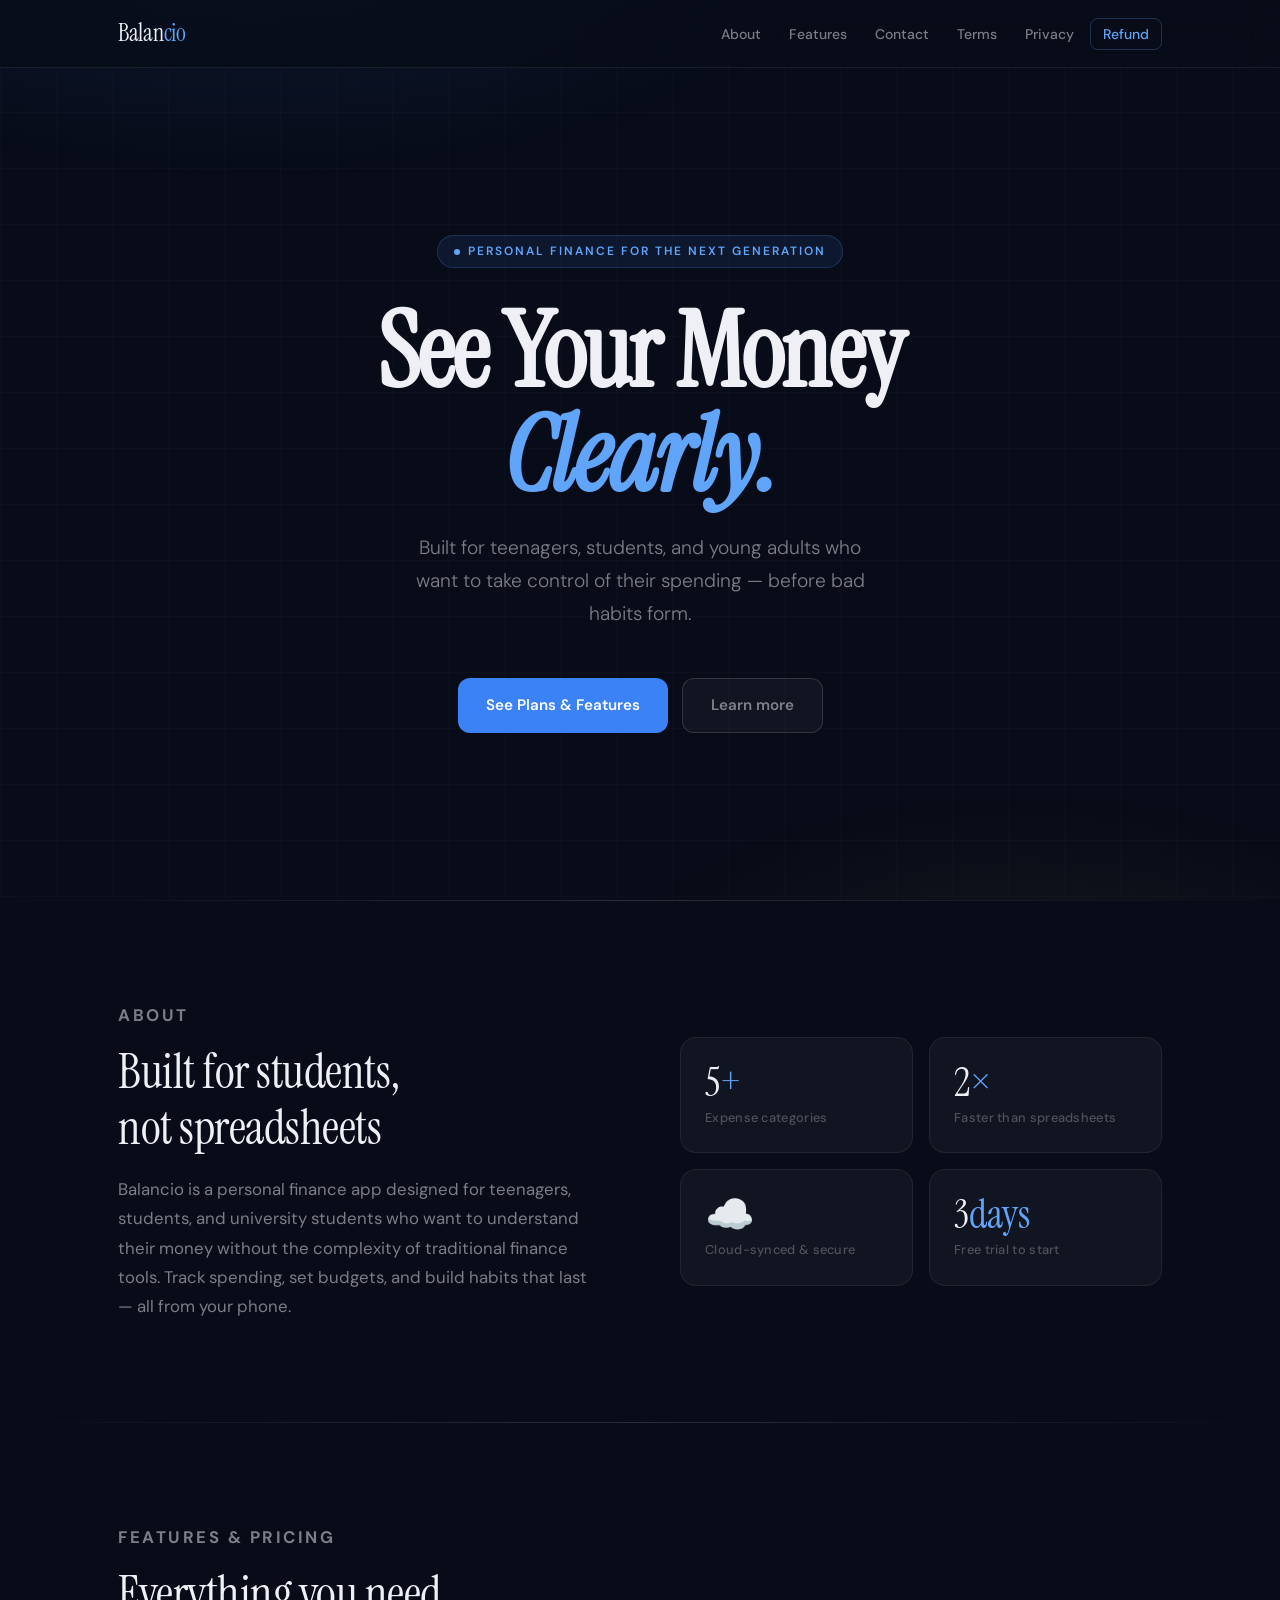
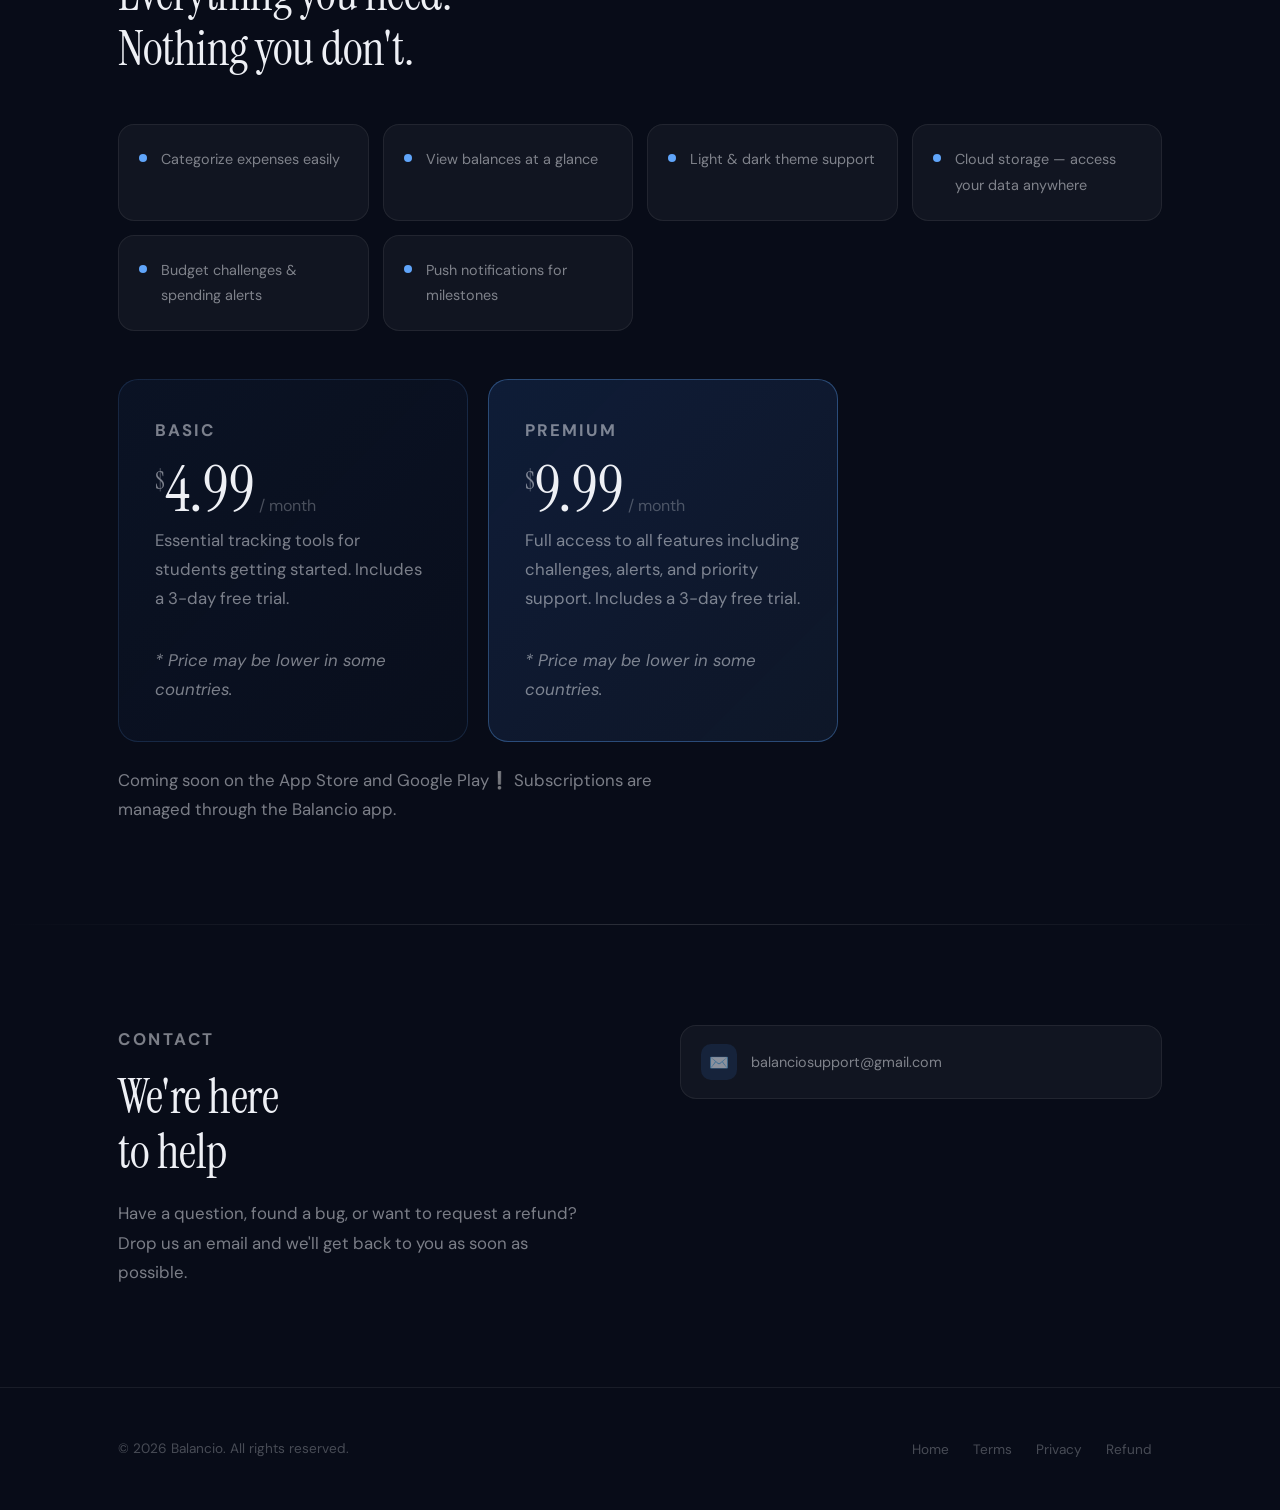
<file: public/index.html>
<!DOCTYPE html>
<html lang="en">
<head>
    <meta charset="UTF-8" />
    <meta name="viewport" content="width=device-width, initial-scale=1.0" />
    <title>Balancio — See Your Money Clearly</title>
    <link rel="stylesheet" href="style.css" />
</head>
<body>

<header>
    <nav>
        <div class="container">
            <a href="index.html" class="logo">Balan<span>cio</span></a>
            <ul>
                <li><a href="#about">About</a></li>
                <li><a href="#features">Features</a></li>
                <li><a href="#contact">Contact</a></li>
                <li><a href="terms.html">Terms</a></li>
                <li><a href="privacy.html">Privacy</a></li>
                <li><a href="refund.html">Refund</a></li>
            </ul>
        </div>
    </nav>
</header>

<main>

    <!-- Hero -->
    <section id="hero" class="hero">
        <div class="hero-inner">
            <div class="hero-eyebrow">Personal Finance for the Next Generation</div>
            <h1>See Your Money<br><em>Clearly.</em></h1>
            <p class="hero-sub">
                Built for teenagers, students, and young adults who want to take
                control of their spending — before bad habits form.
            </p>
            <div class="hero-actions">
                <a href="#features" class="btn btn-primary">See Plans &amp; Features</a>
                <a href="#about" class="btn btn-ghost">Learn more</a>
            </div>
        </div>
    </section>

    <div class="divider"></div>

    <!-- About -->
    <section id="about" class="section">
        <div class="container">
            <div class="about-grid">
                <div class="fade-up">
                    <p class="section-tag">About</p>
                    <h2>Built for students,<br>not spreadsheets</h2>
                    <p>
                        Balancio is a personal finance app designed for teenagers,
                        students, and university students who want to understand their
                        money without the complexity of traditional finance tools.
                        Track spending, set budgets, and build habits that last — all
                        from your phone.
                    </p>
                </div>
                <div class="about-stats fade-up-1">
                    <div class="stat-card">
                        <div class="stat-number">5<span>+</span></div>
                        <div class="stat-label">Expense categories</div>
                    </div>
                    <div class="stat-card">
                        <div class="stat-number">2<span>×</span></div>
                        <div class="stat-label">Faster than spreadsheets</div>
                    </div>
                    <div class="stat-card">
                        <div class="stat-number">☁️</div>
                        <div class="stat-label">Cloud-synced &amp; secure</div>
                    </div>
                    <div class="stat-card">
                        <div class="stat-number">3<span>days</span></div>
                        <div class="stat-label">Free trial to start</div>
                    </div>
                </div>
            </div>
        </div>
    </section>

    <div class="divider"></div>

    <!-- Features & Pricing -->
    <section id="features" class="section">
        <div class="container">
            <p class="section-tag fade-up">Features &amp; Pricing</p>
            <h2 class="fade-up-1">Everything you need.<br>Nothing you don't.</h2>

            <div class="features-grid">
                <div class="feature-item fade-up">
                    <div class="feature-dot"></div>
                    <p>Categorize expenses easily</p>
                </div>
                <div class="feature-item fade-up-1">
                    <div class="feature-dot"></div>
                    <p>View balances at a glance</p>
                </div>
                <div class="feature-item fade-up-2">
                    <div class="feature-dot"></div>
                    <p>Light &amp; dark theme support</p>
                </div>
                <div class="feature-item fade-up-3">
                    <div class="feature-dot"></div>
                    <p>Cloud storage — access your data anywhere</p>
                </div>
                <div class="feature-item fade-up-4">
                    <div class="feature-dot"></div>
                    <p>Budget challenges &amp; spending alerts</p>
                </div>
                <div class="feature-item fade-up">
                    <div class="feature-dot"></div>
                    <p>Push notifications for milestones</p>
                </div>
            </div>

            <!-- Pricing cards -->
            <div class="pricing-grid fade-up-1">
                <div class="pricing-card">
                    <p class="plan-name">Basic</p>
                    <div class="price-amount"><sup>$</sup>4.99<span> / month</span></div>
                    <p class="price-desc">
                        Essential tracking tools for students getting started.
                        Includes a 3-day free trial.
                    </p>
                    <p class="price-note">
                        * Price may be lower in some countries.
                    </p>
                </div>
                <div class="pricing-card pricing-card--featured">
                    <p class="plan-name">Premium</p>
                    <div class="price-amount"><sup>$</sup>9.99<span> / month</span></div>
                    <p class="price-desc">
                        Full access to all features including challenges,
                        alerts, and priority support. Includes a 3-day free trial.
                    </p>
                    <p class="price-note">
                        * Price may be lower in some countries.
                    </p>
                </div>
            </div>

            <p class="pricing-availability fade-up-2">
                Coming soon on the App Store and Google Play❕ Subscriptions are
                managed through the Balancio app.
            </p>
        </div>
    </section>

    <div class="divider"></div>

    <!-- Contact -->
    <section id="contact" class="section">
        <div class="container">
            <div class="contact-grid">
                <div class="fade-up">
                    <p class="section-tag">Contact</p>
                    <h2>We're here<br>to help</h2>
                    <p>
                        Have a question, found a bug, or want to request a refund?
                        Drop us an email and we'll get back to you as soon as possible.
                    </p>
                </div>
                <div class="fade-up-1">
                    <a href="mailto:balanciosupport@gmail.com" class="contact-link">
                        <div class="contact-link-icon">✉️</div>
                        balanciosupport@gmail.com
                    </a>
                </div>
            </div>
        </div>
    </section>

</main>

<footer>
    <div class="container">
        <div class="footer-inner">
            <p>&copy; 2026 Balancio. All rights reserved.</p>
            <ul>
                <li><a href="index.html">Home</a></li>
                <li><a href="terms.html">Terms</a></li>
                <li><a href="privacy.html">Privacy</a></li>
                <li><a href="refund.html">Refund</a></li>
            </ul>
        </div>
    </div>
</footer>

</body>
</html>
</file>
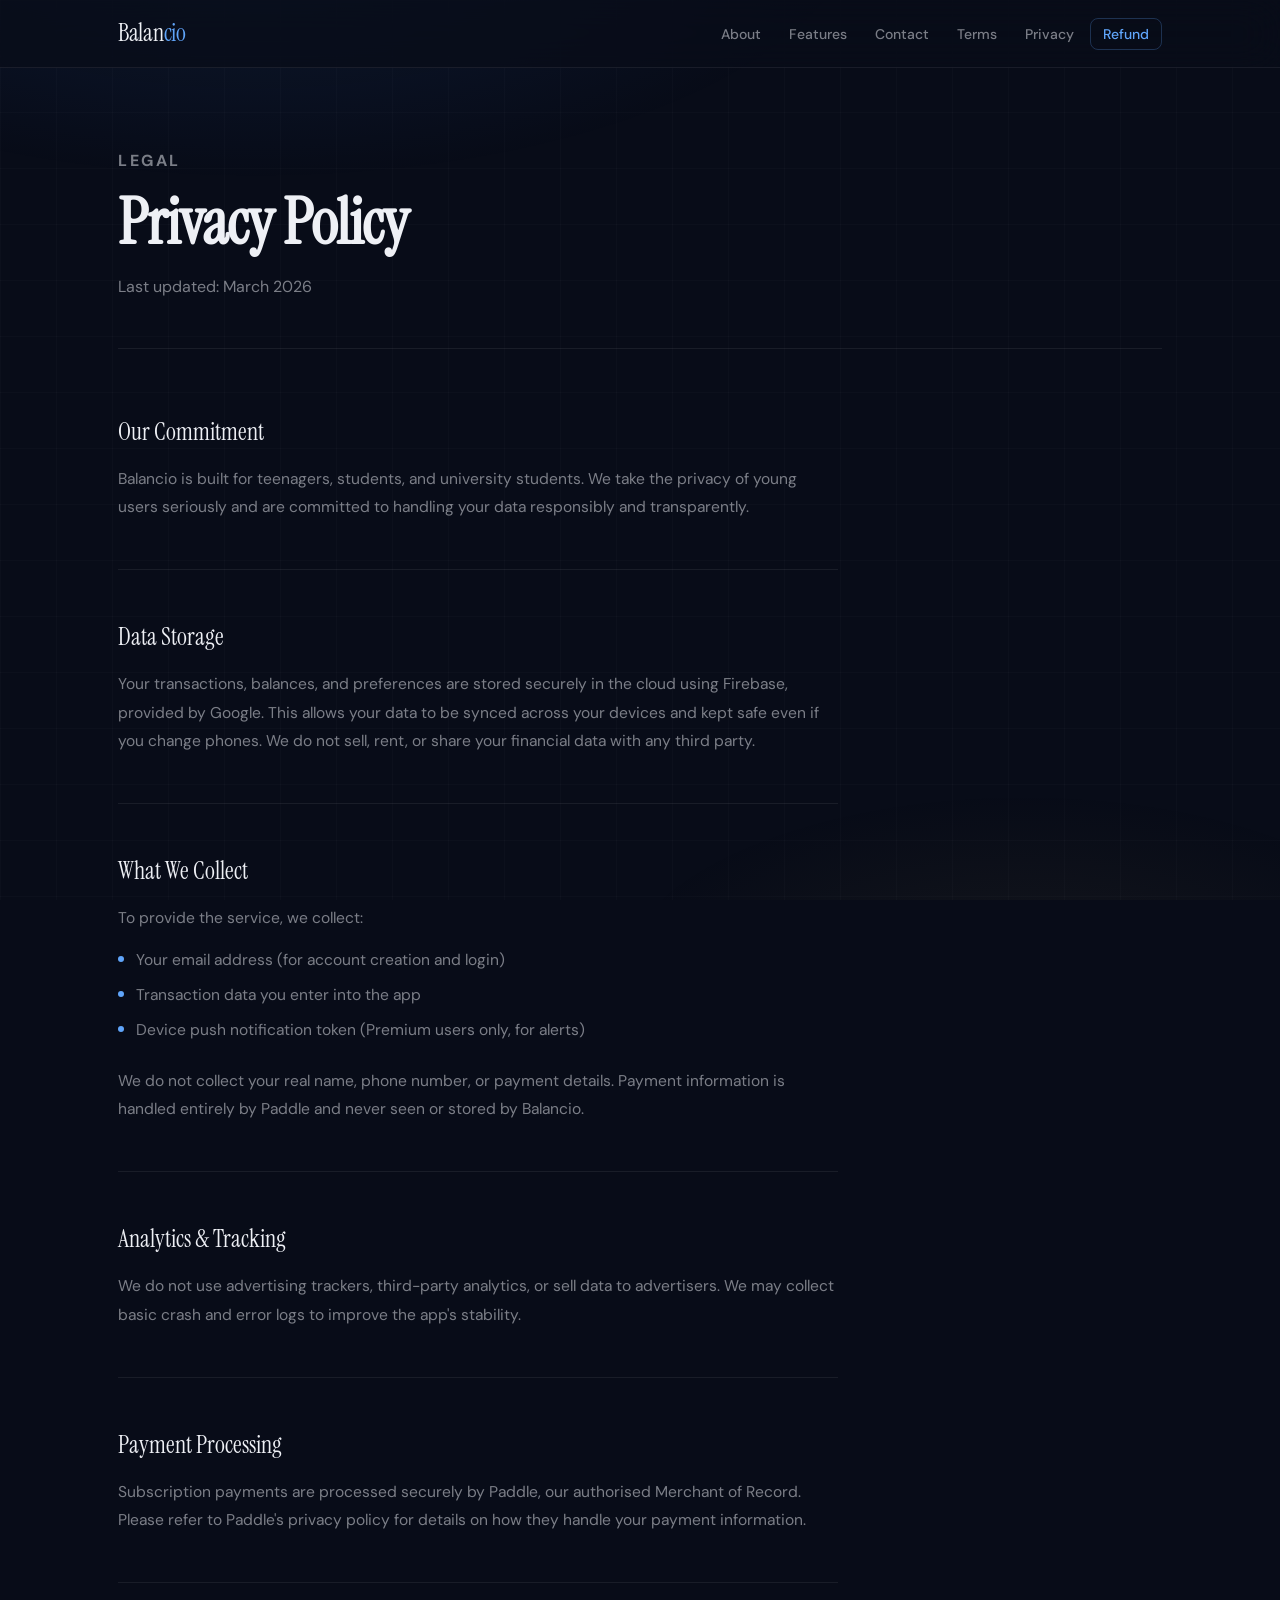
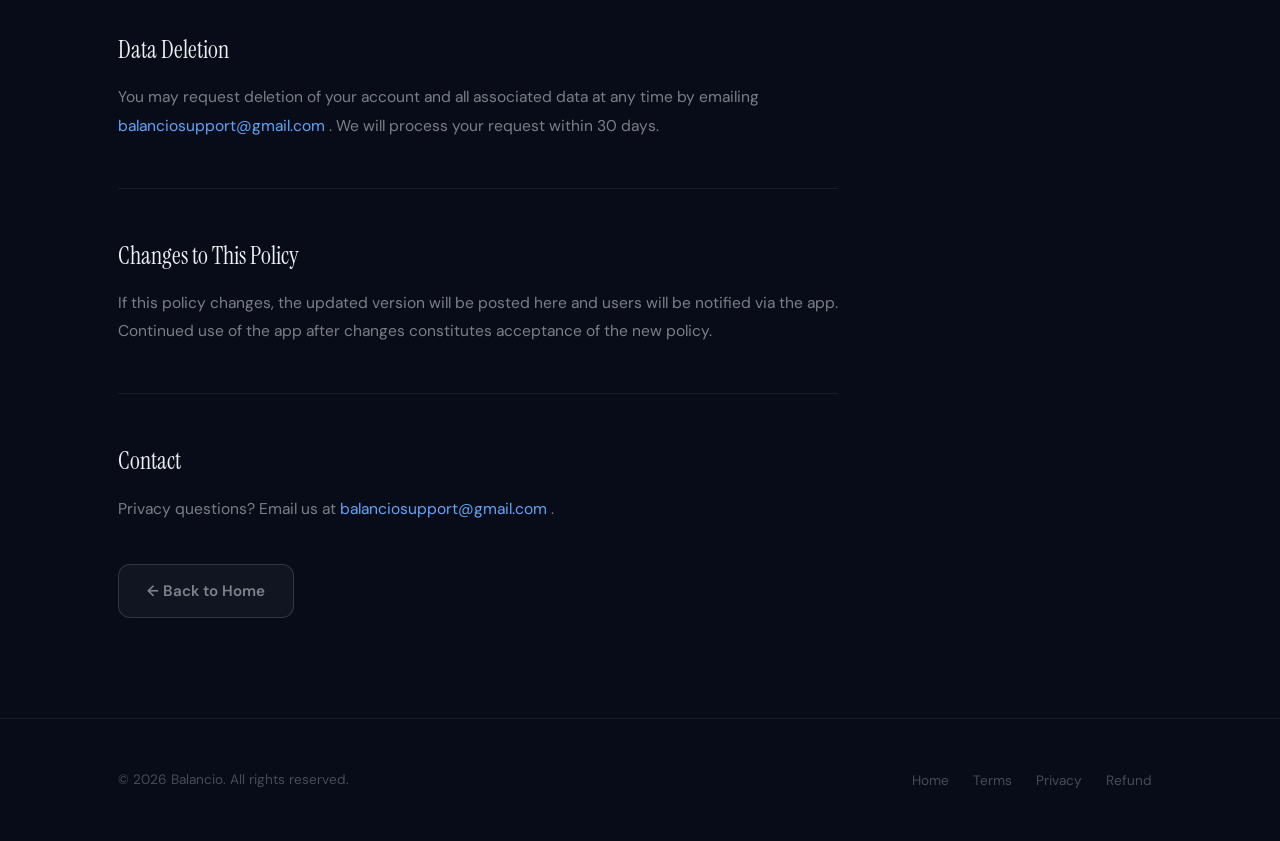
<file: public/privacy.html>
<!DOCTYPE html>
<html lang="en">
<head>
    <meta charset="UTF-8" />
    <meta name="viewport" content="width=device-width, initial-scale=1.0" />
    <title>Privacy Policy — Balancio</title>
    <link rel="stylesheet" href="style.css" />
</head>
<body>

<header>
    <nav>
        <div class="container">
            <a href="index.html" class="logo">Balan<span>cio</span></a>
            <ul>
                <li><a href="index.html#about">About</a></li>
                <li><a href="index.html#features">Features</a></li>
                <li><a href="index.html#contact">Contact</a></li>
                <li><a href="terms.html">Terms</a></li>
                <li><a href="privacy.html">Privacy</a></li>
                <li><a href="refund.html">Refund</a></li>
            </ul>
        </div>
    </nav>
</header>

<main>
    <div class="container">

        <div class="policy-header fade-up">
            <p class="section-tag">Legal</p>
            <h1>Privacy Policy</h1>
            <p>Last updated: March 2026</p>
        </div>

        <div class="policy-body fade-up-1">

            <h2>Our Commitment</h2>
            <p>
                Balancio is built for teenagers, students, and university students.
                We take the privacy of young users seriously and are committed to
                handling your data responsibly and transparently.
            </p>

            <h2>Data Storage</h2>
            <p>
                Your transactions, balances, and preferences are stored securely
                in the cloud using Firebase, provided by Google. This allows your
                data to be synced across your devices and kept safe even if you
                change phones. We do not sell, rent, or share your financial data
                with any third party.
            </p>

            <h2>What We Collect</h2>
            <p>
                To provide the service, we collect:
            </p>
            <ul>
                <li>Your email address (for account creation and login)</li>
                <li>Transaction data you enter into the app</li>
                <li>Device push notification token (Premium users only, for alerts)</li>
            </ul>
            <p>
                We do not collect your real name, phone number, or payment
                details. Payment information is handled entirely by Paddle and
                never seen or stored by Balancio.
            </p>

            <h2>Analytics &amp; Tracking</h2>
            <p>
                We do not use advertising trackers, third-party analytics, or
                sell data to advertisers. We may collect basic crash and
                error logs to improve the app's stability.
            </p>

            <h2>Payment Processing</h2>
            <p>
                Subscription payments are processed securely by Paddle, our
                authorised Merchant of Record. Please refer to Paddle's privacy
                policy for details on how they handle your payment information.
            </p>

            <h2>Data Deletion</h2>
            <p>
                You may request deletion of your account and all associated data
                at any time by emailing
                <a href="mailto:balanciosupport@gmail.com" style="color: var(--accent2); text-decoration: none;">
                    balanciosupport@gmail.com
                </a>.
                We will process your request within 30 days.
            </p>

            <h2>Changes to This Policy</h2>
            <p>
                If this policy changes, the updated version will be posted here
                and users will be notified via the app. Continued use of the app
                after changes constitutes acceptance of the new policy.
            </p>

            <h2>Contact</h2>
            <p>
                Privacy questions? Email us at
                <a href="mailto:balanciosupport@gmail.com" style="color: var(--accent2); text-decoration: none;">
                    balanciosupport@gmail.com
                </a>.
            </p>

            <br />
            <a href="index.html" class="btn btn-ghost">← Back to Home</a>
        </div>

    </div>
</main>

<footer>
    <div class="container">
        <div class="footer-inner">
            <p>&copy; 2026 Balancio. All rights reserved.</p>
            <ul>
                <li><a href="index.html">Home</a></li>
                <li><a href="terms.html">Terms</a></li>
                <li><a href="privacy.html">Privacy</a></li>
                <li><a href="refund.html">Refund</a></li>
            </ul>
        </div>
    </div>
</footer>

</body>
</html>
</file>
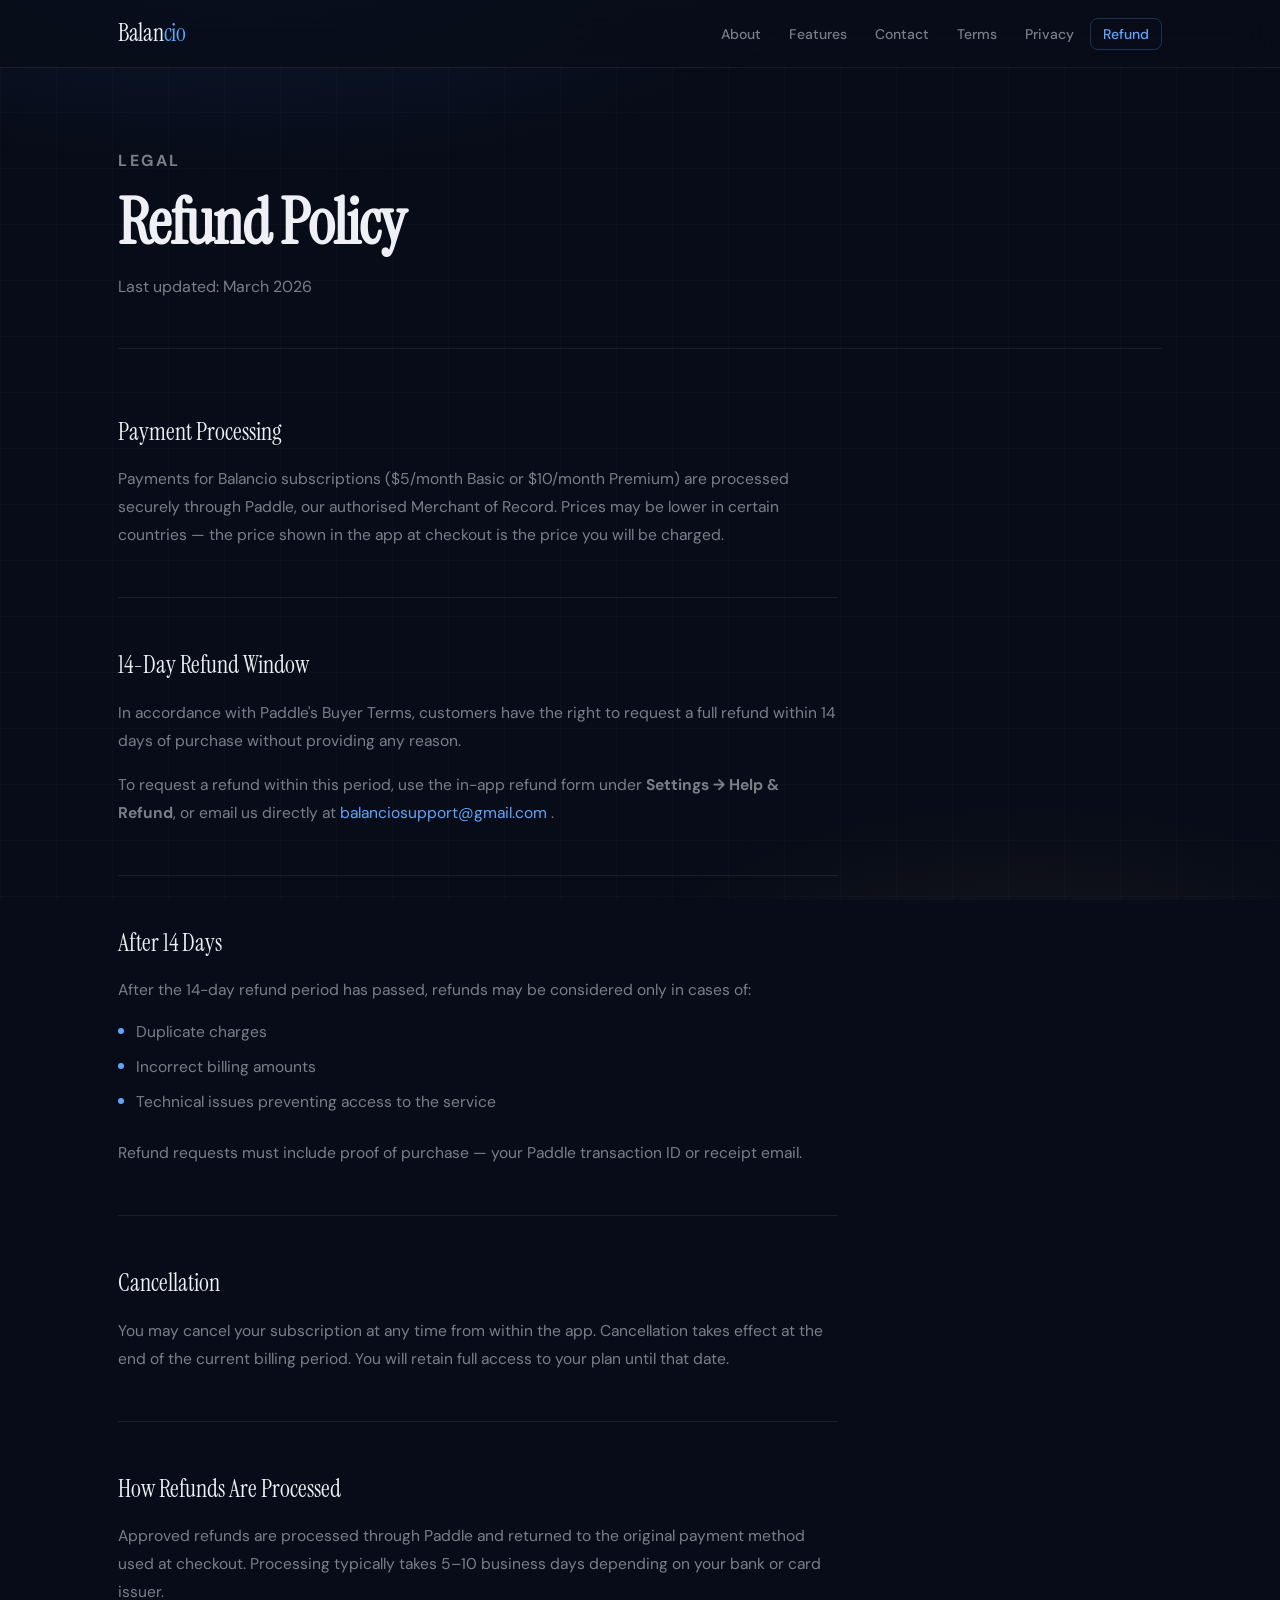
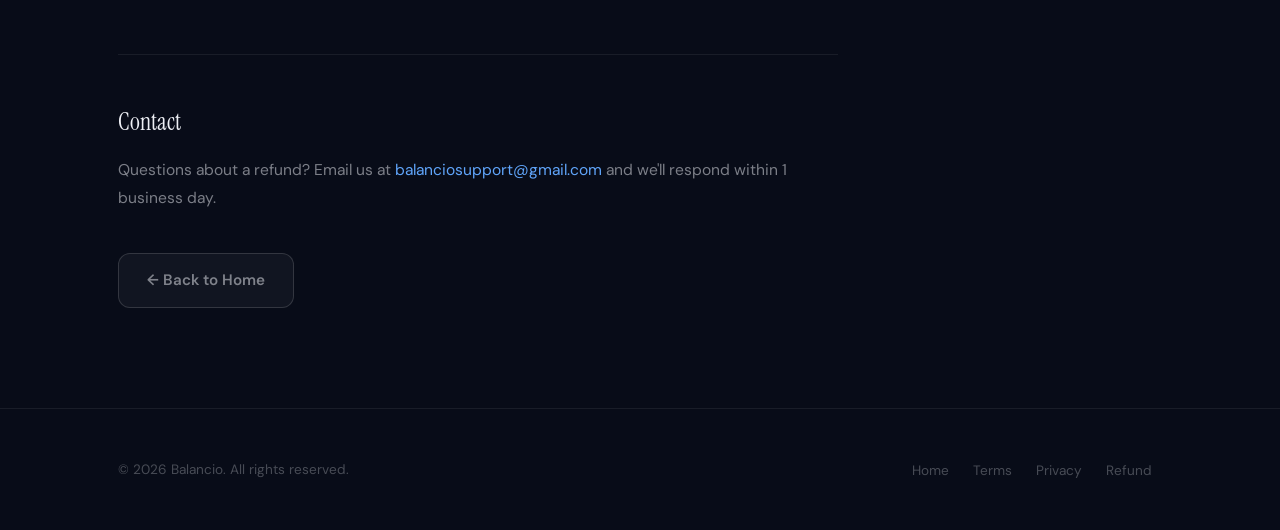
<file: public/refund.html>
<!DOCTYPE html>
<html lang="en">
<head>
    <meta charset="UTF-8" />
    <meta name="viewport" content="width=device-width, initial-scale=1.0" />
    <title>Refund Policy — Balancio</title>
    <link rel="stylesheet" href="style.css" />
</head>
<body>

<header>
    <nav>
        <div class="container">
            <a href="index.html" class="logo">Balan<span>cio</span></a>
            <ul>
                <li><a href="index.html#about">About</a></li>
                <li><a href="index.html#features">Features</a></li>
                <li><a href="index.html#contact">Contact</a></li>
                <li><a href="terms.html">Terms</a></li>
                <li><a href="privacy.html">Privacy</a></li>
                <li><a href="refund.html">Refund</a></li>
            </ul>
        </div>
    </nav>
</header>

<main>
    <div class="container">

        <div class="policy-header fade-up">
            <p class="section-tag">Legal</p>
            <h1>Refund Policy</h1>
            <p>Last updated: March 2026</p>
        </div>

        <div class="policy-body fade-up-1">

            <h2>Payment Processing</h2>
            <p>
                Payments for Balancio subscriptions ($5/month Basic or $10/month
                Premium) are processed securely through Paddle, our authorised
                Merchant of Record. Prices may be lower in certain countries —
                the price shown in the app at checkout is the price you will be
                charged.
            </p>

            <h2>14-Day Refund Window</h2>
            <p>
                In accordance with Paddle's Buyer Terms, customers have the right
                to request a full refund within 14 days of purchase without
                providing any reason.
            </p>
            <p>
                To request a refund within this period, use the in-app refund form
                under <strong>Settings → Help &amp; Refund</strong>, or email us
                directly at
                <a href="mailto:balanciosupport@gmail.com" style="color: var(--accent2); text-decoration: none;">
                    balanciosupport@gmail.com
                </a>.
            </p>

            <h2>After 14 Days</h2>
            <p>
                After the 14-day refund period has passed, refunds may be
                considered only in cases of:
            </p>
            <ul>
                <li>Duplicate charges</li>
                <li>Incorrect billing amounts</li>
                <li>Technical issues preventing access to the service</li>
            </ul>
            <p>
                Refund requests must include proof of purchase — your Paddle
                transaction ID or receipt email.
            </p>

            <h2>Cancellation</h2>
            <p>
                You may cancel your subscription at any time from within the app.
                Cancellation takes effect at the end of the current billing period.
                You will retain full access to your plan until that date.
            </p>

            <h2>How Refunds Are Processed</h2>
            <p>
                Approved refunds are processed through Paddle and returned to
                the original payment method used at checkout. Processing typically
                takes 5–10 business days depending on your bank or card issuer.
            </p>

            <h2>Contact</h2>
            <p>
                Questions about a refund? Email us at
                <a href="mailto:balanciosupport@gmail.com" style="color: var(--accent2); text-decoration: none;">
                    balanciosupport@gmail.com
                </a>
                and we'll respond within 1 business day.
            </p>

            <br />
            <a href="index.html" class="btn btn-ghost">← Back to Home</a>
        </div>

    </div>
</main>

<footer>
    <div class="container">
        <div class="footer-inner">
            <p>&copy; 2026 Balancio. All rights reserved.</p>
            <ul>
                <li><a href="index.html">Home</a></li>
                <li><a href="terms.html">Terms</a></li>
                <li><a href="privacy.html">Privacy</a></li>
                <li><a href="refund.html">Refund</a></li>
            </ul>
        </div>
    </div>
</footer>

</body>
</html>
</file>
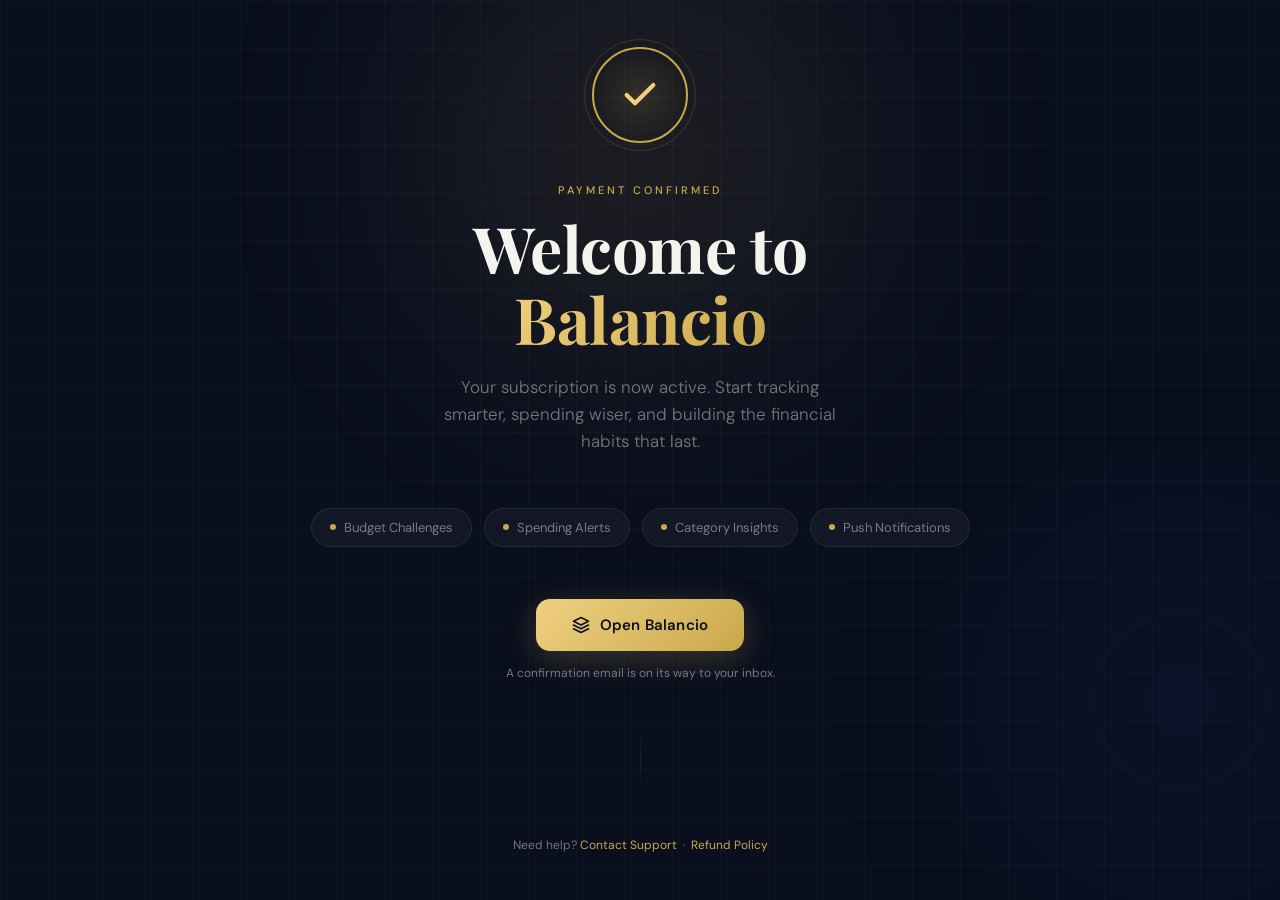
<file: public/success.html>
<!DOCTYPE html>
<html lang="en">
<head>
    <meta charset="UTF-8" />
    <meta name="viewport" content="width=device-width, initial-scale=1.0" />
    <title>You're in — Balancio</title>
    <link href="https://fonts.googleapis.com/css2?family=Playfair+Display:wght@400;700&family=DM+Sans:wght@300;400;500&display=swap" rel="stylesheet" />
    <style>
        *, *::before, *::after { box-sizing: border-box; margin: 0; padding: 0; }

        :root {
          --bg: #0A0F1E;
          --surface: rgba(255,255,255,0.04);
          --border: rgba(255,255,255,0.08);
          --gold: #C9A84C;
          --gold-light: #F0D080;
          --white: #F5F3EE;
          --muted: rgba(245,243,238,0.45);
        }

        html, body {
          min-height: 100vh;
          background: var(--bg);
          font-family: 'DM Sans', sans-serif;
          color: var(--white);
          overflow-x: hidden;
        }

        /* ── Background ── */
        .bg-layer {
          position: fixed;
          inset: 0;
          z-index: 0;
          pointer-events: none;
        }

        .bg-glow {
          position: absolute;
          border-radius: 50%;
          filter: blur(120px);
          opacity: 0.18;
        }

        .bg-glow-1 {
          width: 600px; height: 600px;
          background: radial-gradient(circle, #C9A84C, transparent 70%);
          top: -150px; left: 50%;
          transform: translateX(-50%);
          animation: pulse 6s ease-in-out infinite;
        }

        .bg-glow-2 {
          width: 400px; height: 400px;
          background: radial-gradient(circle, #1E3A8A, transparent 70%);
          bottom: 0; right: -100px;
          opacity: 0.25;
        }

        /* Subtle grid */
        .bg-grid {
          position: absolute;
          inset: 0;
          background-image:
            linear-gradient(rgba(255,255,255,0.025) 1px, transparent 1px),
            linear-gradient(90deg, rgba(255,255,255,0.025) 1px, transparent 1px);
          background-size: 48px 48px;
        }

        @keyframes pulse {
          0%, 100% { opacity: 0.18; transform: translateX(-50%) scale(1); }
          50%       { opacity: 0.28; transform: translateX(-50%) scale(1.08); }
        }

        /* ── Layout ── */
        .page {
          position: relative;
          z-index: 1;
          min-height: 100vh;
          display: flex;
          flex-direction: column;
          align-items: center;
          justify-content: center;
          padding: 40px 24px;
          text-align: center;
        }

        /* ── Checkmark ── */
        .check-wrap {
          position: relative;
          width: 96px;
          height: 96px;
          margin-bottom: 40px;
          opacity: 0;
          animation: popIn 0.6s cubic-bezier(0.34,1.56,0.64,1) 0.2s forwards;
        }

        .check-ring {
          position: absolute;
          inset: 0;
          border-radius: 50%;
          border: 2px solid var(--gold);
          animation: ringExpand 0.5s ease 0.2s both;
        }

        .check-ring-outer {
          position: absolute;
          inset: -8px;
          border-radius: 50%;
          border: 1px solid rgba(201,168,76,0.2);
          animation: ringExpand 0.5s ease 0.35s both;
        }

        .check-bg {
          position: absolute;
          inset: 0;
          border-radius: 50%;
          background: radial-gradient(circle at center, rgba(201,168,76,0.15), transparent 70%);
        }

        .check-icon {
          position: absolute;
          inset: 0;
          display: flex;
          align-items: center;
          justify-content: center;
        }

        .check-icon svg {
          width: 40px;
          height: 40px;
          stroke: var(--gold-light);
          stroke-width: 2.5;
          fill: none;
          stroke-linecap: round;
          stroke-linejoin: round;
          stroke-dasharray: 60;
          stroke-dashoffset: 60;
          animation: drawCheck 0.5s ease 0.7s forwards;
        }

        @keyframes popIn {
          to { opacity: 1; }
        }

        @keyframes ringExpand {
          from { transform: scale(0.6); opacity: 0; }
          to   { transform: scale(1);   opacity: 1; }
        }

        @keyframes drawCheck {
          to { stroke-dashoffset: 0; }
        }

        /* ── Text ── */
        .label {
          font-size: 11px;
          font-weight: 500;
          letter-spacing: 3px;
          text-transform: uppercase;
          color: var(--gold);
          margin-bottom: 16px;
          opacity: 0;
          animation: fadeUp 0.5s ease 0.9s forwards;
        }

        h1 {
          font-family: 'Playfair Display', serif;
          font-size: clamp(36px, 8vw, 64px);
          font-weight: 700;
          line-height: 1.1;
          letter-spacing: -0.5px;
          color: var(--white);
          margin-bottom: 20px;
          opacity: 0;
          animation: fadeUp 0.5s ease 1.05s forwards;
        }

        h1 span {
          background: linear-gradient(135deg, var(--gold-light), var(--gold));
          -webkit-background-clip: text;
          -webkit-text-fill-color: transparent;
          background-clip: text;
        }

        .subtitle {
          font-size: 17px;
          font-weight: 300;
          color: var(--muted);
          line-height: 1.6;
          max-width: 420px;
          margin-bottom: 52px;
          opacity: 0;
          animation: fadeUp 0.5s ease 1.2s forwards;
        }

        /* ── Features strip ── */
        .features {
          display: flex;
          gap: 12px;
          flex-wrap: wrap;
          justify-content: center;
          margin-bottom: 52px;
          opacity: 0;
          animation: fadeUp 0.5s ease 1.35s forwards;
        }

        .feature-pill {
          display: flex;
          align-items: center;
          gap: 8px;
          padding: 10px 18px;
          background: var(--surface);
          border: 1px solid var(--border);
          border-radius: 99px;
          font-size: 13px;
          color: var(--muted);
          backdrop-filter: blur(8px);
          transition: border-color 0.2s, color 0.2s;
        }

        .feature-pill:hover {
          border-color: rgba(201,168,76,0.3);
          color: var(--white);
        }

        .feature-pill .dot {
          width: 6px;
          height: 6px;
          border-radius: 50%;
          background: var(--gold);
          flex-shrink: 0;
        }

        /* ── CTA ── */
        .cta-wrap {
          display: flex;
          flex-direction: column;
          align-items: center;
          gap: 14px;
          opacity: 0;
          animation: fadeUp 0.5s ease 1.5s forwards;
        }

        .btn-primary {
          display: inline-flex;
          align-items: center;
          gap: 10px;
          padding: 16px 36px;
          background: linear-gradient(135deg, var(--gold-light), var(--gold));
          color: #0A0F1E;
          font-family: 'DM Sans', sans-serif;
          font-size: 15px;
          font-weight: 600;
          letter-spacing: 0.2px;
          border: none;
          border-radius: 14px;
          cursor: pointer;
          text-decoration: none;
          transition: opacity 0.2s, transform 0.2s;
          box-shadow: 0 8px 32px rgba(201,168,76,0.25);
        }

        .btn-primary:hover {
          opacity: 0.9;
          transform: translateY(-2px);
          box-shadow: 0 12px 40px rgba(201,168,76,0.35);
        }

        .btn-primary svg {
          width: 18px; height: 18px;
        }

        .note {
          font-size: 12px;
          color: var(--muted);
        }

        /* ── Divider ── */
        .divider {
          width: 1px;
          height: 60px;
          background: linear-gradient(to bottom, transparent, var(--border), transparent);
          margin: 48px auto;
          opacity: 0;
          animation: fadeUp 0.5s ease 1.6s forwards;
        }

        /* ── Footer ── */
        .footer {
          font-size: 12px;
          color: var(--muted);
          opacity: 0;
          animation: fadeUp 0.5s ease 1.7s forwards;
        }

        .footer a {
          color: var(--gold);
          text-decoration: none;
        }

        .footer a:hover { text-decoration: underline; }

        @keyframes fadeUp {
          from { opacity: 0; transform: translateY(14px); }
          to   { opacity: 1; transform: translateY(0); }
        }

        /* ── Floating particles ── */
        .particles {
          position: fixed;
          inset: 0;
          pointer-events: none;
          z-index: 0;
          overflow: hidden;
        }

        .particle {
          position: absolute;
          width: 2px;
          height: 2px;
          border-radius: 50%;
          background: var(--gold);
          opacity: 0;
          animation: float linear infinite;
        }

        @keyframes float {
          0%   { transform: translateY(100vh) scale(0); opacity: 0; }
          10%  { opacity: 0.6; }
          90%  { opacity: 0.3; }
          100% { transform: translateY(-10vh) scale(1); opacity: 0; }
        }
    </style>
</head>
<body>

<div class="bg-layer">
    <div class="bg-grid"></div>
    <div class="bg-glow bg-glow-1"></div>
    <div class="bg-glow bg-glow-2"></div>
</div>

<div class="particles" id="particles"></div>

<div class="page">

    <div class="check-wrap">
        <div class="check-ring-outer"></div>
        <div class="check-ring"></div>
        <div class="check-bg"></div>
        <div class="check-icon">
            <svg viewBox="0 0 24 24">
                <polyline points="20 6 9 17 4 12"/>
            </svg>
        </div>
    </div>

    <p class="label">Payment Confirmed</p>

    <h1>Welcome to<br><span>Balancio</span></h1>

    <p class="subtitle">
        Your subscription is now active. Start tracking smarter,
        spending wiser, and building the financial habits that last.
    </p>

    <div class="features">
        <div class="feature-pill"><span class="dot"></span> Budget Challenges</div>
        <div class="feature-pill"><span class="dot"></span> Spending Alerts</div>
        <div class="feature-pill"><span class="dot"></span> Category Insights</div>
        <div class="feature-pill"><span class="dot"></span> Push Notifications</div>
    </div>

    <div class="cta-wrap">
        <a href="balancio://" class="btn-primary">
            <svg viewBox="0 0 24 24" fill="none" stroke="currentColor" stroke-width="2.2" stroke-linecap="round" stroke-linejoin="round">
                <path d="M12 2L2 7l10 5 10-5-10-5z"/>
                <path d="M2 17l10 5 10-5"/>
                <path d="M2 12l10 5 10-5"/>
            </svg>
            Open Balancio
        </a>
        <p class="note">A confirmation email is on its way to your inbox.</p>
    </div>

    <div class="divider"></div>

    <p class="footer">
        Need help? <a href="mailto:balanciosupport@gmail.com">Contact Support</a>
        &nbsp;·&nbsp; <a href="refund.html">Refund Policy</a>
    </p>

</div>

<script>
    // Spawn floating gold particles
    const container = document.getElementById('particles');
    for (let i = 0; i < 28; i++) {
      const p = document.createElement('div');
      p.className = 'particle';
      p.style.cssText = `
        left: ${Math.random() * 100}%;
        width: ${Math.random() * 3 + 1}px;
        height: ${Math.random() * 3 + 1}px;
        animation-duration: ${Math.random() * 12 + 8}s;
        animation-delay: ${Math.random() * 10}s;
      `;
      container.appendChild(p);
    }
</script>

</body>
</html>
</file>
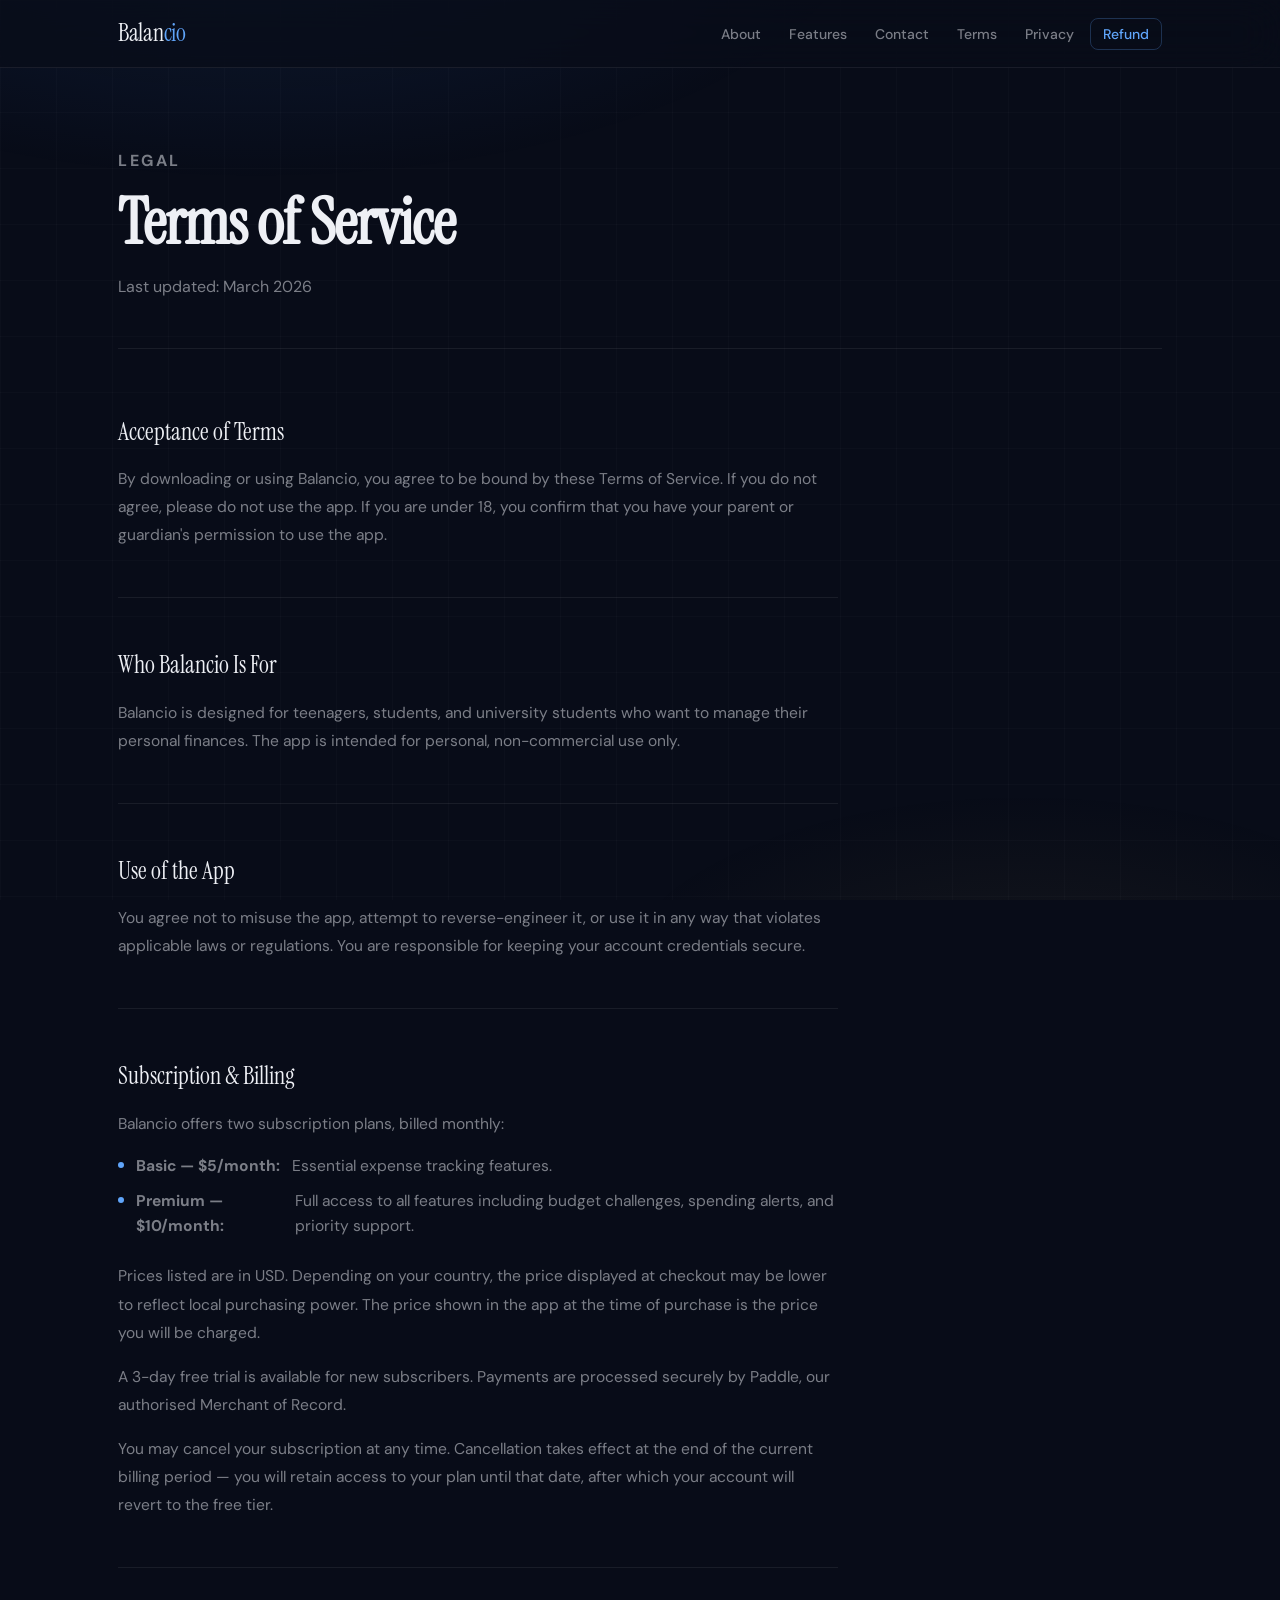
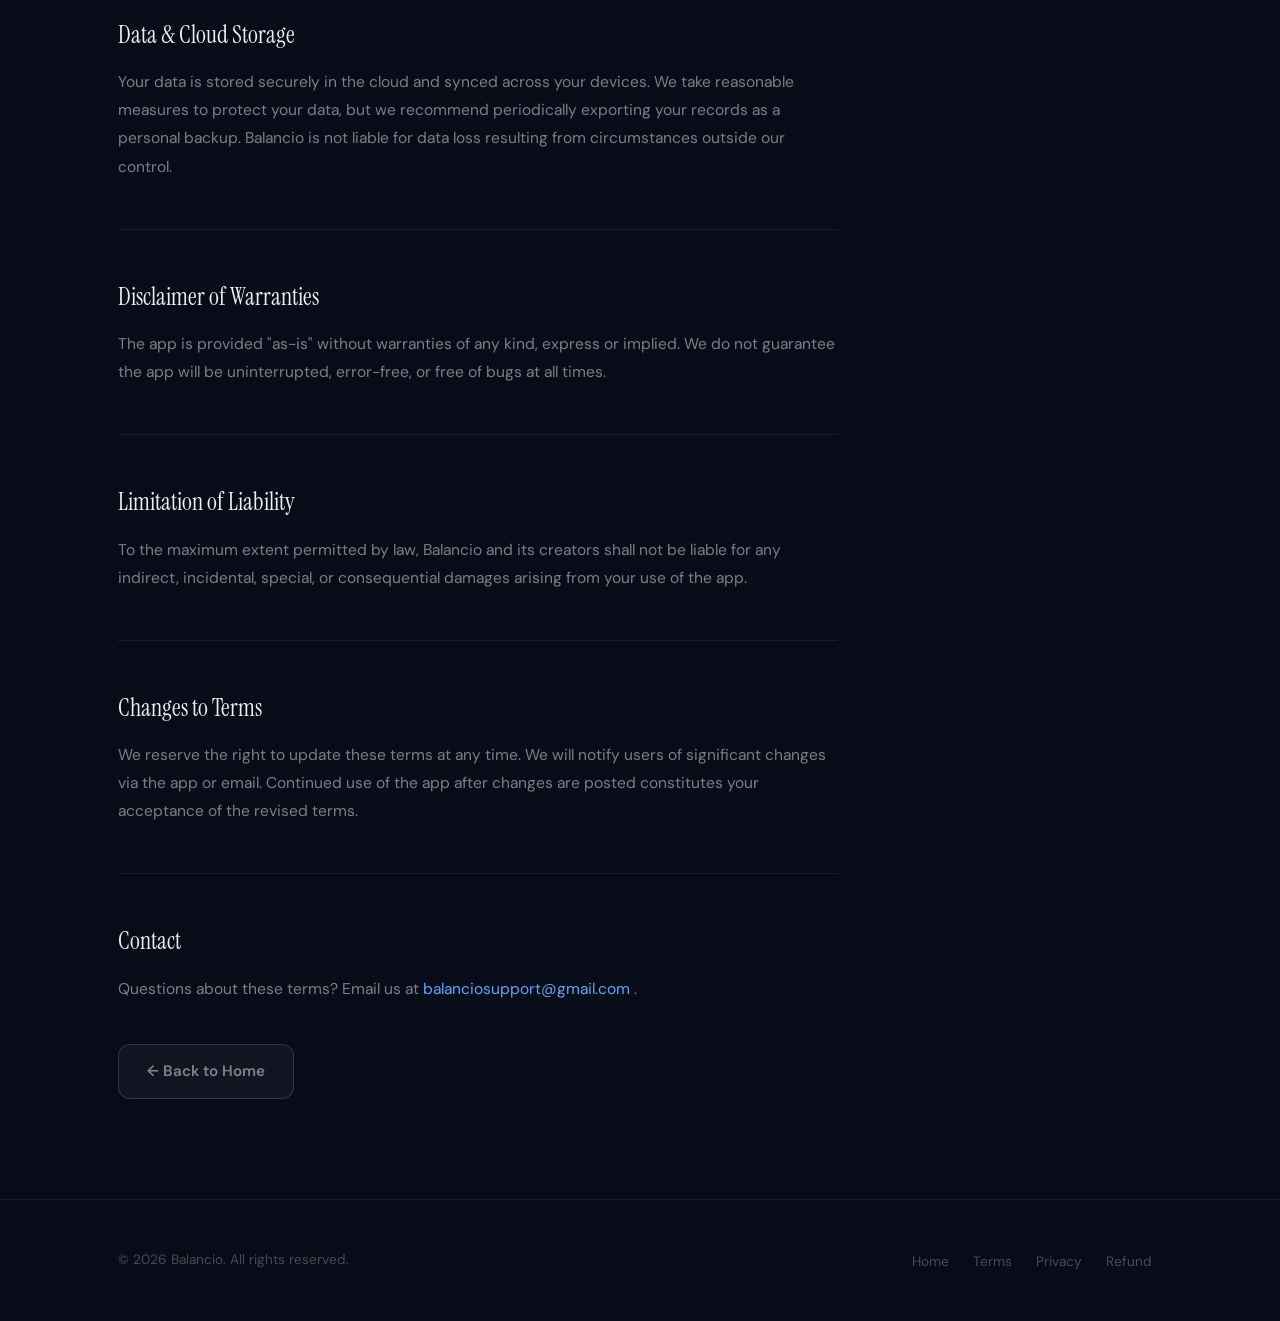
<file: public/terms.html>
<!DOCTYPE html>
<html lang="en">
<head>
    <meta charset="UTF-8" />
    <meta name="viewport" content="width=device-width, initial-scale=1.0" />
    <title>Terms of Service — Balancio</title>
    <link rel="stylesheet" href="style.css" />
</head>
<body>

<header>
    <nav>
        <div class="container">
            <a href="index.html" class="logo">Balan<span>cio</span></a>
            <ul>
                <li><a href="index.html#about">About</a></li>
                <li><a href="index.html#features">Features</a></li>
                <li><a href="index.html#contact">Contact</a></li>
                <li><a href="terms.html">Terms</a></li>
                <li><a href="privacy.html">Privacy</a></li>
                <li><a href="refund.html">Refund</a></li>
            </ul>
        </div>
    </nav>
</header>

<main>
    <div class="container">

        <div class="policy-header fade-up">
            <p class="section-tag">Legal</p>
            <h1>Terms of Service</h1>
            <p>Last updated: March 2026</p>
        </div>

        <div class="policy-body fade-up-1">

            <h2>Acceptance of Terms</h2>
            <p>
                By downloading or using Balancio, you agree to be bound by these
                Terms of Service. If you do not agree, please do not use the app.
                If you are under 18, you confirm that you have your parent or
                guardian's permission to use the app.
            </p>

            <h2>Who Balancio Is For</h2>
            <p>
                Balancio is designed for teenagers, students, and university
                students who want to manage their personal finances. The app is
                intended for personal, non-commercial use only.
            </p>

            <h2>Use of the App</h2>
            <p>
                You agree not to misuse the app, attempt to reverse-engineer it,
                or use it in any way that violates applicable laws or regulations.
                You are responsible for keeping your account credentials secure.
            </p>

            <h2>Subscription &amp; Billing</h2>
            <p>
                Balancio offers two subscription plans, billed monthly:
            </p>
            <ul>
                <li><strong>Basic — $5/month:</strong> Essential expense tracking features.</li>
                <li><strong>Premium — $10/month:</strong> Full access to all features including budget challenges, spending alerts, and priority support.</li>
            </ul>
            <p>
                Prices listed are in USD. Depending on your country, the price
                displayed at checkout may be lower to reflect local purchasing
                power. The price shown in the app at the time of purchase is the
                price you will be charged.
            </p>
            <p>
                A 3-day free trial is available for new subscribers. Payments
                are processed securely by Paddle, our authorised Merchant of
                Record.
            </p>
            <p>
                You may cancel your subscription at any time. Cancellation takes
                effect at the end of the current billing period — you will retain
                access to your plan until that date, after which your account
                will revert to the free tier.
            </p>

            <h2>Data &amp; Cloud Storage</h2>
            <p>
                Your data is stored securely in the cloud and synced across your
                devices. We take reasonable measures to protect your data, but we
                recommend periodically exporting your records as a personal backup.
                Balancio is not liable for data loss resulting from circumstances
                outside our control.
            </p>

            <h2>Disclaimer of Warranties</h2>
            <p>
                The app is provided "as-is" without warranties of any kind,
                express or implied. We do not guarantee the app will be
                uninterrupted, error-free, or free of bugs at all times.
            </p>

            <h2>Limitation of Liability</h2>
            <p>
                To the maximum extent permitted by law, Balancio and its creators
                shall not be liable for any indirect, incidental, special, or
                consequential damages arising from your use of the app.
            </p>

            <h2>Changes to Terms</h2>
            <p>
                We reserve the right to update these terms at any time. We will
                notify users of significant changes via the app or email.
                Continued use of the app after changes are posted constitutes
                your acceptance of the revised terms.
            </p>

            <h2>Contact</h2>
            <p>
                Questions about these terms? Email us at
                <a href="mailto:balanciosupport@gmail.com" style="color: var(--accent2); text-decoration: none;">
                    balanciosupport@gmail.com
                </a>.
            </p>

            <br />
            <a href="index.html" class="btn btn-ghost">← Back to Home</a>
        </div>

    </div>
</main>

<footer>
    <div class="container">
        <div class="footer-inner">
            <p>&copy; 2026 Balancio. All rights reserved.</p>
            <ul>
                <li><a href="index.html">Home</a></li>
                <li><a href="terms.html">Terms</a></li>
                <li><a href="privacy.html">Privacy</a></li>
                <li><a href="refund.html">Refund</a></li>
            </ul>
        </div>
    </div>
</footer>

</body>
</html>
</file>
<file: public/style.css>
/* ── style.css ── */
@import url('https://fonts.googleapis.com/css2?family=Instrument+Serif:ital@0;1&family=DM+Sans:wght@300;400;500;600&display=swap');

*, *::before, *::after { margin: 0; padding: 0; box-sizing: border-box; }

:root {
  --bg:        #080C18;
  --bg2:       #0D1323;
  --surface:   rgba(255,255,255,0.04);
  --border:    rgba(255,255,255,0.07);
  --border-hi: rgba(255,255,255,0.14);
  --ink:       #EEF0F5;
  --ink-soft:  rgba(238,240,245,0.5);
  --ink-mute:  rgba(238,240,245,0.28);
  --accent:    #3B82F6;
  --accent2:   #60A5FA;
  --gold:      #C9A84C;
  --radius:    16px;
  --nav-h:     68px;
}

html { scroll-behavior: smooth; }

body {
  font-family: 'DM Sans', sans-serif;
  background: var(--bg);
  color: var(--ink);
  line-height: 1.6;
  min-height: 100vh;
  overflow-x: hidden;
}

/* ── Background mesh ── */
body::before {
  content: '';
  position: fixed;
  inset: 0;
  background:
    radial-gradient(ellipse 80% 50% at 20% -10%, rgba(59,130,246,0.12) 0%, transparent 60%),
    radial-gradient(ellipse 60% 40% at 80% 110%, rgba(201,168,76,0.07) 0%, transparent 55%);
  pointer-events: none;
  z-index: 0;
}

body::after {
  content: '';
  position: fixed;
  inset: 0;
  background-image:
    linear-gradient(rgba(255,255,255,0.018) 1px, transparent 1px),
    linear-gradient(90deg, rgba(255,255,255,0.018) 1px, transparent 1px);
  background-size: 56px 56px;
  pointer-events: none;
  z-index: 0;
}

/* ── Layout ── */
.container {
  max-width: 1100px;
  margin: 0 auto;
  padding: 0 28px;
  position: relative;
  z-index: 1;
}

/* ── Nav ── */
header {
  position: sticky;
  top: 0;
  z-index: 100;
}

nav {
  height: var(--nav-h);
  background: rgba(8,12,24,0.75);
  backdrop-filter: blur(20px);
  -webkit-backdrop-filter: blur(20px);
  border-bottom: 1px solid var(--border);
}

nav .container {
  height: 100%;
  display: flex;
  align-items: center;
  justify-content: space-between;
}

.logo {
  font-family: 'Instrument Serif', serif;
  font-size: 1.5rem;
  color: var(--ink);
  text-decoration: none;
  letter-spacing: -0.3px;
}

.logo span { color: var(--accent2); }

nav ul {
  list-style: none;
  display: flex;
  align-items: center;
  gap: 4px;
}

nav ul li a {
  text-decoration: none;
  color: var(--ink-soft);
  font-size: 0.875rem;
  font-weight: 500;
  padding: 6px 12px;
  border-radius: 8px;
  transition: color 0.2s, background 0.2s;
}

nav ul li a:hover {
  color: var(--ink);
  background: var(--surface);
}

nav ul li:last-child a {
  color: var(--accent2);
  border: 1px solid rgba(96,165,250,0.25);
}

nav ul li:last-child a:hover {
  background: rgba(59,130,246,0.1);
}

/* ── Hero ── */
.hero {
  min-height: calc(100vh - var(--nav-h));
  display: flex;
  align-items: center;
  justify-content: center;
  text-align: center;
  padding: 80px 28px;
  position: relative;
  z-index: 1;
}

.hero-inner {
  max-width: 720px;
  animation: fadeUp 0.7s ease both;
}

.hero-eyebrow {
  display: inline-flex;
  align-items: center;
  gap: 8px;
  font-size: 0.75rem;
  font-weight: 600;
  letter-spacing: 2px;
  text-transform: uppercase;
  color: var(--accent2);
  background: rgba(59,130,246,0.1);
  border: 1px solid rgba(96,165,250,0.2);
  padding: 6px 16px;
  border-radius: 99px;
  margin-bottom: 32px;
}

.hero-eyebrow::before {
  content: '';
  width: 6px; height: 6px;
  border-radius: 50%;
  background: var(--accent2);
  animation: blink 2s ease-in-out infinite;
}

@keyframes blink {
  0%,100% { opacity: 1; }
  50% { opacity: 0.3; }
}

.hero h1 {
  font-family: 'Instrument Serif', serif;
  font-size: clamp(3.5rem, 9vw, 6.5rem);
  line-height: 1.0;
  letter-spacing: -2px;
  color: var(--ink);
  margin-bottom: 24px;
}

.hero h1 em {
  font-style: italic;
  color: var(--accent2);
}

.hero-sub {
  font-size: 1.2rem;
  font-weight: 300;
  color: var(--ink-soft);
  max-width: 480px;
  margin: 0 auto 48px;
  line-height: 1.7;
}

.hero-actions {
  display: flex;
  gap: 14px;
  justify-content: center;
  flex-wrap: wrap;
}

/* ── Buttons ── */
.btn {
  display: inline-flex;
  align-items: center;
  gap: 8px;
  padding: 14px 28px;
  border-radius: 12px;
  font-family: 'DM Sans', sans-serif;
  font-size: 0.95rem;
  font-weight: 600;
  text-decoration: none;
  transition: all 0.2s ease;
  cursor: pointer;
  border: none;
}

.btn-primary {
  background: var(--accent);
  color: #fff;
  box-shadow: 0 0 0 0 rgba(59,130,246,0.4);
}

.btn-primary:hover {
  background: var(--accent2);
  transform: translateY(-2px);
  box-shadow: 0 8px 28px rgba(59,130,246,0.3);
}

.btn-ghost {
  background: var(--surface);
  color: var(--ink-soft);
  border: 1px solid var(--border-hi);
}

.btn-ghost:hover {
  color: var(--ink);
  border-color: rgba(255,255,255,0.25);
  transform: translateY(-2px);
}

/* ── Sections ── */
.section {
  padding: 100px 0;
  position: relative;
  z-index: 1;
}

.section + .section {
  border-top: 1px solid var(--border);
}

.section-tag {
  font-size: 0.7rem;
  font-weight: 700;
  letter-spacing: 2.5px;
  text-transform: uppercase;
  color: var(--accent2);
  margin-bottom: 14px;
}

.section h2 {
  font-family: 'Instrument Serif', serif;
  font-size: clamp(2rem, 5vw, 3rem);
  font-weight: 400;
  letter-spacing: -0.5px;
  line-height: 1.15;
  margin-bottom: 20px;
  color: var(--ink);
}

.section p {
  color: var(--ink-soft);
  font-size: 1.05rem;
  line-height: 1.75;
  max-width: 600px;
}

/* ── About ── */
.about-grid {
  display: grid;
  grid-template-columns: 1fr 1fr;
  gap: 80px;
  align-items: center;
}

@media (max-width: 768px) {
  .about-grid { grid-template-columns: 1fr; gap: 40px; }
}

.about-stats {
  display: grid;
  grid-template-columns: 1fr 1fr;
  gap: 16px;
}

.stat-card {
  background: var(--surface);
  border: 1px solid var(--border);
  border-radius: var(--radius);
  padding: 24px;
  transition: border-color 0.2s;
}

.stat-card:hover { border-color: var(--border-hi); }

.stat-number {
  font-family: 'Instrument Serif', serif;
  font-size: 2.5rem;
  color: var(--ink);
  line-height: 1;
  margin-bottom: 6px;
}

.stat-number span { color: var(--accent2); }

.stat-label {
  font-size: 0.8rem;
  color: var(--ink-mute);
  font-weight: 500;
  letter-spacing: 0.3px;
}

/* ── Features / Pricing ── */
.features-grid {
  display: grid;
  grid-template-columns: repeat(auto-fit, minmax(200px, 1fr));
  gap: 14px;
  margin: 48px 0;
}

.feature-item {
  background: var(--surface);
  border: 1px solid var(--border);
  border-radius: var(--radius);
  padding: 22px 20px;
  display: flex;
  align-items: flex-start;
  gap: 14px;
  transition: border-color 0.2s, transform 0.2s;
}

.feature-item:hover {
  border-color: var(--border-hi);
  transform: translateY(-3px);
}

.feature-dot {
  width: 8px; height: 8px;
  border-radius: 50%;
  background: var(--accent2);
  flex-shrink: 0;
  margin-top: 7px;
}

.feature-item p {
  font-size: 0.9rem;
  color: var(--ink-soft);
  max-width: none;
}

.pricing-grid {
  display: grid;
  grid-template-columns: 1fr 1fr;
  gap: 20px;
  margin-top: 48px;
  max-width: 720px;
}

@media (max-width: 600px) {
  .pricing-grid { grid-template-columns: 1fr; }
}

.pricing-card {
  background: linear-gradient(135deg, rgba(59,130,246,0.06), rgba(96,165,250,0.02));
  border: 1px solid rgba(96,165,250,0.15);
  border-radius: 20px;
  padding: 36px;
}

.pricing-card--featured {
  background: linear-gradient(135deg, rgba(59,130,246,0.14), rgba(96,165,250,0.07));
  border-color: rgba(96,165,250,0.35);
}

.plan-name {
  font-size: 0.75rem;
  font-weight: 700;
  letter-spacing: 2px;
  text-transform: uppercase;
  color: var(--accent2);
  margin-bottom: 12px;
}

.price-note {
  font-size: 0.78rem;
  color: var(--ink-mute);
  margin-top: 12px;
  font-style: italic;
}

.pricing-availability {
  margin-top: 24px;
  font-size: 0.875rem;
  color: var(--ink-mute);
  max-width: 480px;
}

.price-amount {
  font-family: 'Instrument Serif', serif;
  font-size: 4rem;
  line-height: 1;
  color: var(--ink);
  margin-bottom: 4px;
}

.price-amount sup {
  font-size: 1.5rem;
  vertical-align: super;
  color: var(--ink-soft);
}

.price-amount span {
  font-family: 'DM Sans', sans-serif;
  font-size: 1rem;
  color: var(--ink-mute);
  font-weight: 400;
}

.price-desc {
  color: var(--ink-soft);
  font-size: 0.9rem;
  margin-bottom: 32px;
}

/* ── Contact ── */
.contact-grid {
  display: grid;
  grid-template-columns: 1fr 1fr;
  gap: 80px;
  align-items: start;
}

@media (max-width: 768px) {
  .contact-grid { grid-template-columns: 1fr; gap: 40px; }
}

.contact-link {
  display: flex;
  align-items: center;
  gap: 14px;
  padding: 18px 20px;
  background: var(--surface);
  border: 1px solid var(--border);
  border-radius: var(--radius);
  text-decoration: none;
  color: var(--ink-soft);
  font-size: 0.9rem;
  margin-bottom: 12px;
  transition: all 0.2s;
}

.contact-link:hover {
  color: var(--ink);
  border-color: var(--border-hi);
  transform: translateX(4px);
}

.contact-link-icon {
  width: 36px; height: 36px;
  border-radius: 10px;
  background: rgba(59,130,246,0.12);
  display: flex; align-items: center; justify-content: center;
  font-size: 16px;
  flex-shrink: 0;
}

/* ── Policy pages ── */
.policy-header {
  padding: 80px 0 48px;
  border-bottom: 1px solid var(--border);
  margin-bottom: 64px;
  position: relative;
  z-index: 1;
}

.policy-header h1 {
  font-family: 'Instrument Serif', serif;
  font-size: clamp(2.5rem, 6vw, 4rem);
  letter-spacing: -1px;
  line-height: 1.1;
  margin-bottom: 16px;
}

.policy-header p {
  color: var(--ink-soft);
  font-size: 1rem;
}

.policy-body {
  max-width: 720px;
  padding-bottom: 100px;
  position: relative;
  z-index: 1;
}

.policy-body h2 {
  font-family: 'Instrument Serif', serif;
  font-size: 1.5rem;
  font-weight: 400;
  color: var(--ink);
  margin: 48px 0 14px;
  padding-top: 48px;
  border-top: 1px solid var(--border);
}

.policy-body h2:first-of-type { margin-top: 0; padding-top: 0; border-top: none; }

.policy-body p {
  color: var(--ink-soft);
  font-size: 0.975rem;
  line-height: 1.8;
  margin-bottom: 16px;
}

.policy-body ul {
  list-style: none;
  margin: 16px 0 24px;
  display: flex;
  flex-direction: column;
  gap: 10px;
}

.policy-body ul li {
  display: flex;
  align-items: flex-start;
  gap: 12px;
  color: var(--ink-soft);
  font-size: 0.975rem;
  line-height: 1.6;
}

.policy-body ul li::before {
  content: '';
  width: 6px; height: 6px;
  border-radius: 50%;
  background: var(--accent2);
  flex-shrink: 0;
  margin-top: 8px;
}

/* ── Footer ── */
footer {
  border-top: 1px solid var(--border);
  padding: 48px 0;
  position: relative;
  z-index: 1;
}

.footer-inner {
  display: flex;
  align-items: center;
  justify-content: space-between;
  flex-wrap: wrap;
  gap: 20px;
}

footer p {
  color: var(--ink-mute);
  font-size: 0.85rem;
}

footer ul {
  list-style: none;
  display: flex;
  gap: 4px;
  flex-wrap: wrap;
}

footer ul li a {
  text-decoration: none;
  color: var(--ink-mute);
  font-size: 0.85rem;
  padding: 5px 10px;
  border-radius: 6px;
  transition: color 0.2s, background 0.2s;
}

footer ul li a:hover {
  color: var(--ink);
  background: var(--surface);
}

/* ── Animations ── */
@keyframes fadeUp {
  from { opacity: 0; transform: translateY(20px); }
  to   { opacity: 1; transform: translateY(0); }
}

.fade-up { animation: fadeUp 0.6s ease both; }
.fade-up-1 { animation: fadeUp 0.6s 0.1s ease both; }
.fade-up-2 { animation: fadeUp 0.6s 0.2s ease both; }
.fade-up-3 { animation: fadeUp 0.6s 0.3s ease both; }
.fade-up-4 { animation: fadeUp 0.6s 0.4s ease both; }

/* ── Divider ── */
.divider {
  height: 1px;
  background: linear-gradient(90deg, transparent, var(--border-hi), transparent);
  margin: 0;
}
</file>
